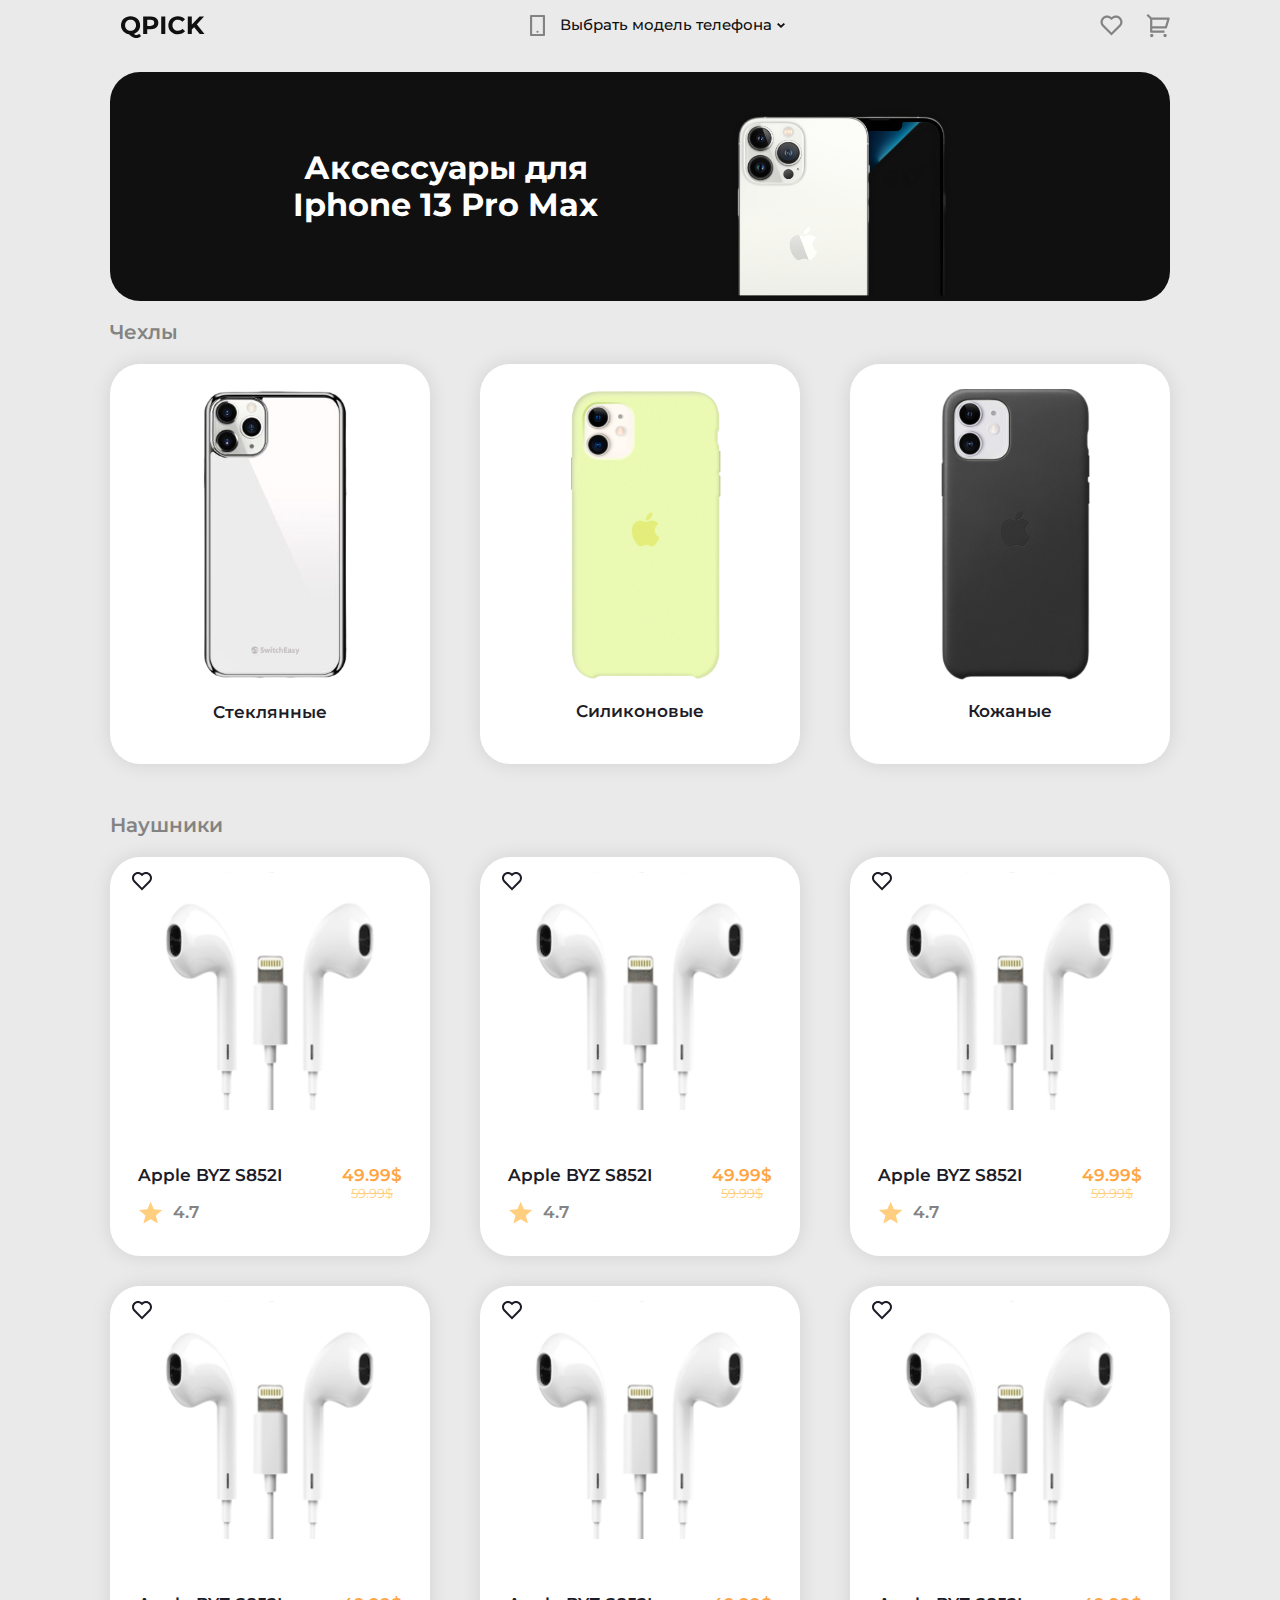
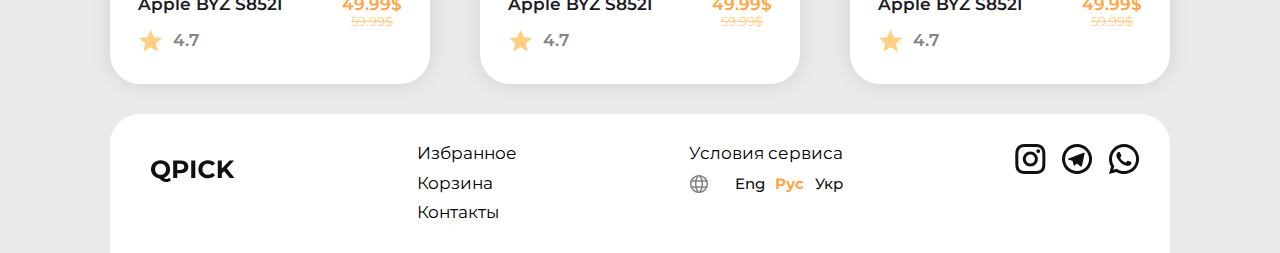
<file: index.html>
<!DOCTYPE html>
<html lang="en">
<head>
    <meta charset="UTF-8">
    <meta http-equiv="X-UA-Compatible" content="IE=edge">
    <meta name="viewport" content="width=device-width, initial-scale=1.0">
    <link rel="stylesheet" href="./style/normaize.css">
    <link rel="stylesheet" href="./style/style.css">
    <title>Document</title>
</head>
<body>
    <header class="header">
        <div class="container">
            <div class="header-content">
                <img src="./img/logo.svg" alt="" class="header-logo">
                <div class="select">
                    <div class="select__header">
                        <img src="./img/select-icon.svg" alt="" class="select-icon">
                        <p class="select-list__title select__curent">Выбрать модель телефона</p>
                        <img src="./img/drop-arrow.svg" alt="" class="drop-arrow">
                    </div>
                    <div class="select__body">
                        <div class="select__item">Apple <img src="./img/drop-arrow.svg" alt="" class="drop-arrow">
                            <p class="text">text</p>
                        </div>
                        <div class="select__item">INOI <img src="./img/drop-arrow.svg" alt="" class="drop-arrow"></div>
                        <div class="select__item">Nokia <img src="./img/drop-arrow.svg" alt="" class="drop-arrow"></div>
                        <div class="select__item">Oppo <img src="./img/drop-arrow.svg" alt="" class="drop-arrow"></div>
                        <div class="select__item">Xiaomi <img src="./img/drop-arrow.svg" alt="" class="drop-arrow"></div>
                        <div class="select__item">Realme <img src="./img/drop-arrow.svg" alt="" class="drop-arrow"></div>
                        <div class="select__item">Samsung <img src="./img/drop-arrow.svg" alt="" class="drop-arrow"></div>
                        <div class="select__item">Sony <img src="./img/drop-arrow.svg" alt="" class="drop-arrow"></div>
                        <div class="select__item">Vivo <img src="./img/drop-arrow.svg" alt="" class="drop-arrow"></div>
                    </div>
                </div>
                <div class="header-icons">
                    <img src="./img/favorites.svg" alt="" class="favorites cursor">
                    <img src="./img/cart.svg" alt="" class="cart cursor">
                </div>
            </div>
        </div>
    </header>
    <section class="baner">
        <div class="container">
            <div class="baner-content">
                <h1 class="baner-title">Аксессуары для <br> Iphone 13 Pro Max</h1>
                <img src="./img/baner-img.png" alt="" class="baner-img">
            </div>
        </div>
    </section>
    <section class="cargo">
        <div class="container">
            <div class="cargo-content">
                <div class="cargo-header">
                    <p class="category">Чехлы</p>
                </div>
                <div class="product-cards">
                    <div class="card-item">
                        <img src="./img/product1.svg" alt="" class="prod-img">
                        <p class="prod-name">Стеклянные</p>
                    </div>
                    <div class="card-item">
                        <img src="./img/product2.svg" alt="" class="prod-img">
                        <p class="prod-name">Силиконовые</p>
                    </div>
                    <div class="card-item">
                        <img src="./img/product3.svg" alt="" class="prod-img">
                        <p class="prod-name">Кожаные</p>
                    </div>
                </div>
                <div class="cargo-header">
                    <p class="category">Наушники</p>
                </div>
                <div class="product-cards wrap">
                    <div class="card-item head-phones">
                        <img src="./img/like.svg" alt="" class="like-icon">
                        <img src="./img/heaphones1.svg" alt="" class="prod-img">
                        <div class="product-card__footer">
                            <p class="prod-name head-phones__title">Apple BYZ S852I</p>
                            <div class="price background-color">
                                <p class="actual-price background-color">49.99$</p>
                                <p class="old-price background-color">59.99$</p>
                            </div>
                        </div>
                        <div class="product-rait background-color">
                            <img src="./img/star.svg" alt="" class="rait-icon background-color">
                            <p class="rait-value background-color">4.7</p>
                        </div>
                    </div>
                    <div class="card-item head-phones">
                        <img src="./img/like.svg" alt="" class="like-icon">
                        <img src="./img/heaphones1.svg" alt="" class="prod-img">
                        <div class="product-card__footer">
                            <p class="prod-name head-phones__title">Apple BYZ S852I</p>
                            <div class="price background-color">
                                <p class="actual-price background-color">49.99$</p>
                                <p class="old-price background-color">59.99$</p>
                            </div>
                        </div>
                        <div class="product-rait background-color">
                            <img src="./img/star.svg" alt="" class="rait-icon background-color">
                            <p class="rait-value background-color">4.7</p>
                        </div>
                    </div>
                    <div class="card-item head-phones">
                        <img src="./img/like.svg" alt="" class="like-icon">
                        <img src="./img/heaphones1.svg" alt="" class="prod-img">
                        <div class="product-card__footer">
                            <p class="prod-name head-phones__title">Apple BYZ S852I</p>
                            <div class="price background-color">
                                <p class="actual-price background-color">49.99$</p>
                                <p class="old-price background-color">59.99$</p>
                            </div>
                        </div>
                        <div class="product-rait background-color">
                            <img src="./img/star.svg" alt="" class="rait-icon background-color">
                            <p class="rait-value background-color">4.7</p>
                        </div>
                    </div>
                    <div class="card-item head-phones">
                        <img src="./img/like.svg" alt="" class="like-icon">
                        <img src="./img/heaphones1.svg" alt="" class="prod-img">
                        <div class="product-card__footer">
                            <p class="prod-name head-phones__title">Apple BYZ S852I</p>
                            <div class="price background-color">
                                <p class="actual-price background-color">49.99$</p>
                                <p class="old-price background-color">59.99$</p>
                            </div>
                        </div>
                        <div class="product-rait background-color">
                            <img src="./img/star.svg" alt="" class="rait-icon background-color">
                            <p class="rait-value background-color">4.7</p>
                        </div>
                    </div>
                    <div class="card-item head-phones">
                        <img src="./img/like.svg" alt="" class="like-icon">
                        <img src="./img/heaphones1.svg" alt="" class="prod-img">
                        <div class="product-card__footer">
                            <p class="prod-name head-phones__title">Apple BYZ S852I</p>
                            <div class="price background-color">
                                <p class="actual-price background-color">49.99$</p>
                                <p class="old-price background-color">59.99$</p>
                            </div>
                        </div>
                        <div class="product-rait background-color">
                            <img src="./img/star.svg" alt="" class="rait-icon background-color">
                            <p class="rait-value background-color">4.7</p>
                        </div>
                    </div>
                    <div class="card-item head-phones">
                        <img src="./img/like.svg" alt="" class="like-icon">
                        <img src="./img/heaphones1.svg" alt="" class="prod-img">
                        <div class="product-card__footer">
                            <p class="prod-name head-phones__title">Apple BYZ S852I</p>
                            <div class="price background-color">
                                <p class="actual-price background-color">49.99$</p>
                                <p class="old-price background-color">59.99$</p>
                            </div>
                        </div>
                        <div class="product-rait background-color">
                            <img src="./img/star.svg" alt="" class="rait-icon background-color">
                            <p class="rait-value background-color">4.7</p>
                        </div>
                    </div>
                </div>
            </div>
        </div>
    </section>
    <footer class="footer">
        <div class="container">
            <div class="footer-content">
                <div class="footer-logo background-color">
                    <img src="./img/logo.svg" alt="" class="logo-img background-color">
                </div>
                <div class="footer-navigation background-color">
                    <a href="" class="footer-link background-color">Избранное</a>
                    <a href="" class="footer-link background-color">Корзина</a>
                    <a href="" class="footer-link background-color">Контакты</a>
                </div>
                <div class="languages background-color">
                    <p class="terms footer-link background-color">Условия сервиса</p> 
                    <div class="lnguage-items background-color">
                        <img src="./img/language.svg" alt="" class="language-icon background-color">
                        <a href="" class="language-links background-color">Eng</a>
                        <a href="" class="language-links background-color active-language">Рус</a>
                        <a href="" class="language-links background-color">Укр</a>
                    </div>
                </div>
                <div class="social-links background-color">
                    <img src="./img/Instagram.svg" alt="" class="social-icon background-color">
                    <img src="./img/Telegram.svg" alt="" class="social-icon background-color">
                    <img src="./img/Whatsapp.svg" alt="" class="social-icon background-color">
                </div>
            </div>
        </div>
    </footer>


    <script src="./js/main.js"></script>
</body>
</html>
</file>
<file: style/style.css>
@import url('https://fonts.googleapis.com/css2?family=Montserrat:wght@300;400;500;600;700&display=swap');
* {
    box-sizing: border-box;
    font-family: 'Montserrat', sans-serif;
    background-color: #EAEAEA;
}
.container {
    display: flex;
    margin: 0 auto;
    justify-content: center;
    max-width: 1100px;
    width: 100%;
    padding-left: 20px;
    padding-right: 20px;
}

.flex__row {
    display: flex;
    flex-direction: row;
}

.flex__column {
    display: flex;
    flex-direction: column;
}

.select.is-active .select__body {
    display: block;
    padding: 19px 78px 29px 27px;
    border-radius: 0px 0px 30px 30px;
    background-color: #EAEAEA;
    -webkit-box-shadow: 0px 14px 19px 5px rgba(0, 0, 0, 0.29);
    -moz-box-shadow: 0px 14px 19px 5px rgba(0, 0, 0, 0.29);
    box-shadow: 0px 14px 19px 5px rgba(0, 0, 0, 0.29);
}

.select__header {
    display: flex;
    align-items: center;
    cursor: pointer;
}
.select-list__title {
    margin-left: 15px;
    margin-right: 5px;
    color: #101010;
    font-size: 15px;
    font-weight: 500;
}
.select {
    display: flex;
    flex-direction: column;
    justify-content: center;
    align-items: center;
    width: 260px;
    position: relative;
}
.select__body {
    position: absolute;
    left: 0;
    right: 0;
    top: 100%;
    display: none;
    border-radius: 0px 0px 30px 30px;
}
.select__item .text {
    display: none;
}
.select__item {
    display: flex;
    justify-content: space-between;
    width: 100%;
    font-size: 17px;
    margin-bottom: 10px;
    font-weight: 500;
    cursor: pointer;
}
.select__item:last-child {
    margin-bottom: 0;
}
.select__item:hover {
    color: #FFA542;
}
.header-content {
    display: flex;
    justify-content: space-between;
    align-items: center;
    width: 100%;
}
.header-icons {
    display: flex;
    max-width: 70px;
    width: 100%;
    justify-content: space-between;
}
.cursor {
    cursor: pointer;
}
.header {
    margin-bottom: 22px;
}
.baner-content {
    display: flex;
    align-items: center;
    justify-content: space-between;
    background-color: #101010;
    border-radius: 30px;
    width: 100%;
    padding-left: 183px;
    padding-right: 183px;
    cursor: pointer;
}
.baner-title {
    background-color: transparent;
    color: #fff;
    margin-right: 40px;
    text-align: center;
}
.baner-img {
    background-color: #101010;
    width: 321px;
}
.category {
    color: #838383;
    font-size: 20px;
    font-weight: 600;
}
.cargo-content {
    display: flex;
    justify-content: space-between;
    flex-direction: column;
    width: 100%;
}
.product-cards {
    display: flex;
    justify-content: space-between;
    width: 100%;
}
.card-item {
    background-color: #fff;
    padding: 25px 90px 25px 90px;
    border-radius: 30px;
    margin-bottom: 30px;
    box-shadow: 0px 0px 20px rgba(0, 0, 0, 0.1);
    cursor: pointer;
    max-width: 320px;
    width: 100%;
}
.prod-img {
    background-color: transparent;
}
.prod-name {
    color: #1C1C27;
    font-size: 17px;
    text-align: center;
    font-weight: 600;
    background-color: transparent;
}
.like-icon {
    background-color: transparent;
    position: absolute;
    top: 15px;
    left: 22px;
}
.head-phones {
    display: flex;
    flex-direction: column;
    position: relative;
    padding: 15px 28px 32px 28px;
    max-width: 320px;
    width: 100%;
    align-items: center
}
.product-card__footer {
    display: flex;
    justify-content: space-between;
    width: 100%;
    background-color: transparent;
    margin-top: 55px;
}
.head-phones__title {
    margin: 0;
}
.background-color {
    background-color: transparent
}
.actual-price {
    margin: 0;
    color: #FFA542;
    font-size: 17px;
    font-weight: 600;
    text-align: center;
}
.old-price {
    margin: 0;
    color: #FFCE7F;
    font-size: 13px;
    text-align: center;
    text-decoration: line-through;
}
.product-rait {
    display: flex;
    align-items: center;
    justify-content: start;
    margin-right: auto;
}
.rait-icon {
    margin-right: 10px;
}
.rait-value {
    font-size: 17px;
    color: #838383;
    font-weight: 600;
    margin: 0;
}
.wrap {
    display: flex;
    flex-wrap: wrap;
}
.footer-content {
    display: flex;
    justify-content: space-between;
    width: 100%;
    background-color: #fff;
    padding: 30px;
    border-radius: 30px 30px 0px 0px
}
.footer-navigation {
    display: flex;
    flex-direction: column;
}
.footer-link {
    text-decoration: none;
    font-size: 17px;
    margin: 0;
    padding-bottom: 10px;
    color: #000;
}
.footer-link:last-child {
    padding: 0;
}
.lnguage-items {
    display: flex;
    align-items: center;
    justify-content: space-between;
    width: 100%;
}
.language-links {
    text-decoration: none;
    font-size: 15px;
    font-weight: 500;
    color: #101010;
}
.active-language {
    font-weight: 700;
    color: #FFA542;
}
.language-icon {
    margin-right: 15px;
}
.social-links {
    display: flex;
    justify-content: space-between;
    align-items: flex-start;
    max-width: 125px;
    width: 100%;
}
</file>
<file: style/normaize.css>
/*! normalize.css v8.0.1 | MIT License | github.com/necolas/normalize.css */

/* Document
   ========================================================================== */

/**
 * 1. Correct the line height in all browsers.
 * 2. Prevent adjustments of font size after orientation changes in iOS.
 */

 html {
    line-height: 1.15; /* 1 */
    -webkit-text-size-adjust: 100%; /* 2 */
  }
  
  /* Sections
     ========================================================================== */
  
  /**
   * Remove the margin in all browsers.
   */
  
  body {
    margin: 0;
  }
  
  /**
   * Render the `main` element consistently in IE.
   */
  
  main {
    display: block;
  }
  
  /**
   * Correct the font size and margin on `h1` elements within `section` and
   * `article` contexts in Chrome, Firefox, and Safari.
   */
  
  h1 {
    font-size: 2em;
    margin: 0.67em 0;
  }
  
  /* Grouping content
     ========================================================================== */
  
  /**
   * 1. Add the correct box sizing in Firefox.
   * 2. Show the overflow in Edge and IE.
   */
  
  hr {
    box-sizing: content-box; /* 1 */
    height: 0; /* 1 */
    overflow: visible; /* 2 */
  }
  
  /**
   * 1. Correct the inheritance and scaling of font size in all browsers.
   * 2. Correct the odd `em` font sizing in all browsers.
   */
  
  pre {
    font-family: monospace, monospace; /* 1 */
    font-size: 1em; /* 2 */
  }
  
  /* Text-level semantics
     ========================================================================== */
  
  /**
   * Remove the gray background on active links in IE 10.
   */
  
  a {
    background-color: transparent;
  }
  
  /**
   * 1. Remove the bottom border in Chrome 57-
   * 2. Add the correct text decoration in Chrome, Edge, IE, Opera, and Safari.
   */
  
  abbr[title] {
    border-bottom: none; /* 1 */
    text-decoration: underline; /* 2 */
    text-decoration: underline dotted; /* 2 */
  }
  
  /**
   * Add the correct font weight in Chrome, Edge, and Safari.
   */
  
  b,
  strong {
    font-weight: bolder;
  }
  
  /**
   * 1. Correct the inheritance and scaling of font size in all browsers.
   * 2. Correct the odd `em` font sizing in all browsers.
   */
  
  code,
  kbd,
  samp {
    font-family: monospace, monospace; /* 1 */
    font-size: 1em; /* 2 */
  }
  
  /**
   * Add the correct font size in all browsers.
   */
  
  small {
    font-size: 80%;
  }
  
  /**
   * Prevent `sub` and `sup` elements from affecting the line height in
   * all browsers.
   */
  
  sub,
  sup {
    font-size: 75%;
    line-height: 0;
    position: relative;
    vertical-align: baseline;
  }
  
  sub {
    bottom: -0.25em;
  }
  
  sup {
    top: -0.5em;
  }
  
  /* Embedded content
     ========================================================================== */
  
  /**
   * Remove the border on images inside links in IE 10.
   */
  
  img {
    border-style: none;
  }
  
  /* Forms
     ========================================================================== */
  
  /**
   * 1. Change the font styles in all browsers.
   * 2. Remove the margin in Firefox and Safari.
   */
  
  button,
  input,
  optgroup,
  select,
  textarea {
    font-family: inherit; /* 1 */
    font-size: 100%; /* 1 */
    line-height: 1.15; /* 1 */
    margin: 0; /* 2 */
  }
  
  /**
   * Show the overflow in IE.
   * 1. Show the overflow in Edge.
   */
  
  button,
  input { /* 1 */
    overflow: visible;
  }
  
  /**
   * Remove the inheritance of text transform in Edge, Firefox, and IE.
   * 1. Remove the inheritance of text transform in Firefox.
   */
  
  button,
  select { /* 1 */
    text-transform: none;
  }
  
  /**
   * Correct the inability to style clickable types in iOS and Safari.
   */
  
  button,
  [type="button"],
  [type="reset"],
  [type="submit"] {
    -webkit-appearance: button;
  }
  
  /**
   * Remove the inner border and padding in Firefox.
   */
  
  button::-moz-focus-inner,
  [type="button"]::-moz-focus-inner,
  [type="reset"]::-moz-focus-inner,
  [type="submit"]::-moz-focus-inner {
    border-style: none;
    padding: 0;
  }
  
  /**
   * Restore the focus styles unset by the previous rule.
   */
  
  button:-moz-focusring,
  [type="button"]:-moz-focusring,
  [type="reset"]:-moz-focusring,
  [type="submit"]:-moz-focusring {
    outline: 1px dotted ButtonText;
  }
  
  /**
   * Correct the padding in Firefox.
   */
  
  fieldset {
    padding: 0.35em 0.75em 0.625em;
  }
  
  /**
   * 1. Correct the text wrapping in Edge and IE.
   * 2. Correct the color inheritance from `fieldset` elements in IE.
   * 3. Remove the padding so developers are not caught out when they zero out
   *    `fieldset` elements in all browsers.
   */
  
  legend {
    box-sizing: border-box; /* 1 */
    color: inherit; /* 2 */
    display: table; /* 1 */
    max-width: 100%; /* 1 */
    padding: 0; /* 3 */
    white-space: normal; /* 1 */
  }
  
  /**
   * Add the correct vertical alignment in Chrome, Firefox, and Opera.
   */
  
  progress {
    vertical-align: baseline;
  }
  
  /**
   * Remove the default vertical scrollbar in IE 10+.
   */
  
  textarea {
    overflow: auto;
  }
  
  /**
   * 1. Add the correct box sizing in IE 10.
   * 2. Remove the padding in IE 10.
   */
  
  [type="checkbox"],
  [type="radio"] {
    box-sizing: border-box; /* 1 */
    padding: 0; /* 2 */
  }
  
  /**
   * Correct the cursor style of increment and decrement buttons in Chrome.
   */
  
  [type="number"]::-webkit-inner-spin-button,
  [type="number"]::-webkit-outer-spin-button {
    height: auto;
  }
  
  /**
   * 1. Correct the odd appearance in Chrome and Safari.
   * 2. Correct the outline style in Safari.
   */
  
  [type="search"] {
    -webkit-appearance: textfield; /* 1 */
    outline-offset: -2px; /* 2 */
  }
  
  /**
   * Remove the inner padding in Chrome and Safari on macOS.
   */
  
  [type="search"]::-webkit-search-decoration {
    -webkit-appearance: none;
  }
  
  /**
   * 1. Correct the inability to style clickable types in iOS and Safari.
   * 2. Change font properties to `inherit` in Safari.
   */
  
  ::-webkit-file-upload-button {
    -webkit-appearance: button; /* 1 */
    font: inherit; /* 2 */
  }
  
  /* Interactive
     ========================================================================== */
  
  /*
   * Add the correct display in Edge, IE 10+, and Firefox.
   */
  
  details {
    display: block;
  }
  
  /*
   * Add the correct display in all browsers.
   */
  
  summary {
    display: list-item;
  }
  
  /* Misc
     ========================================================================== */
  
  /**
   * Add the correct display in IE 10+.
   */
  
  template {
    display: none;
  }
  
  /**
   * Add the correct display in IE 10.
   */
  
  [hidden] {
    display: none;
  }
</file>
